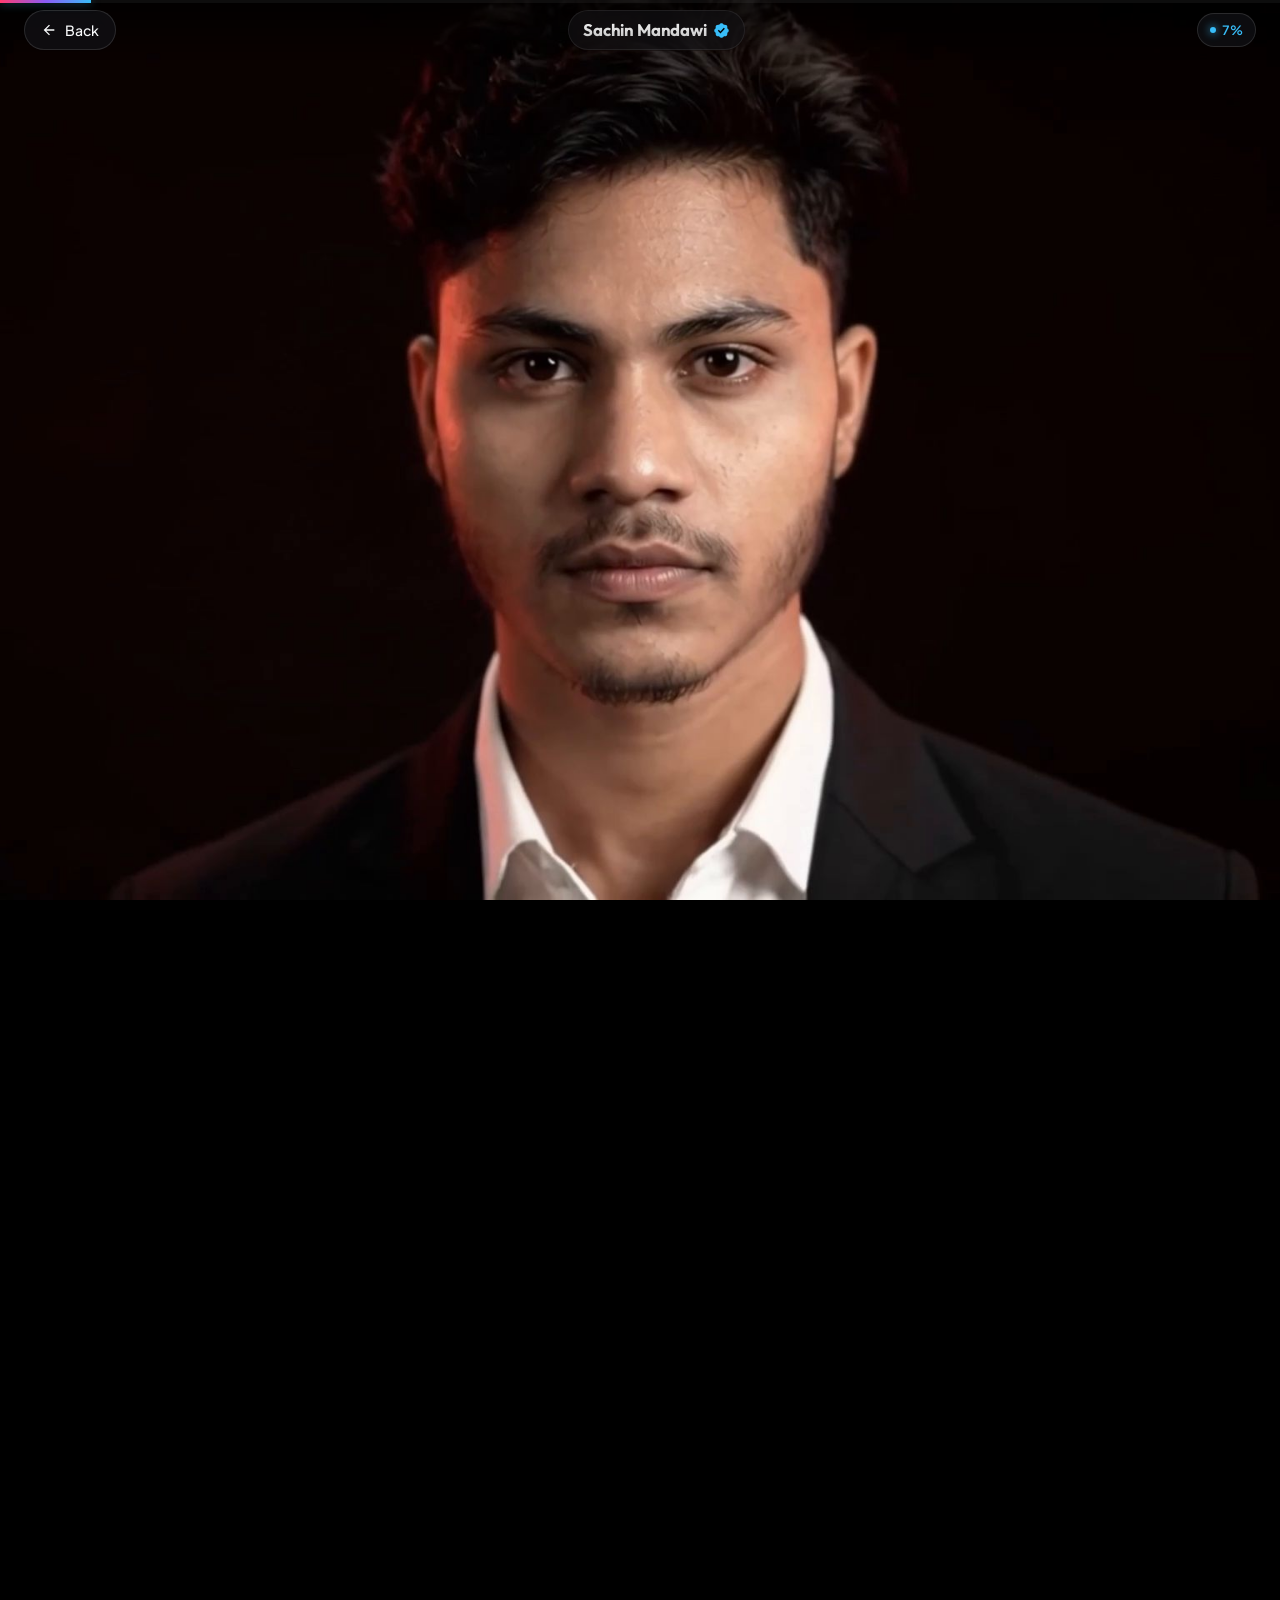
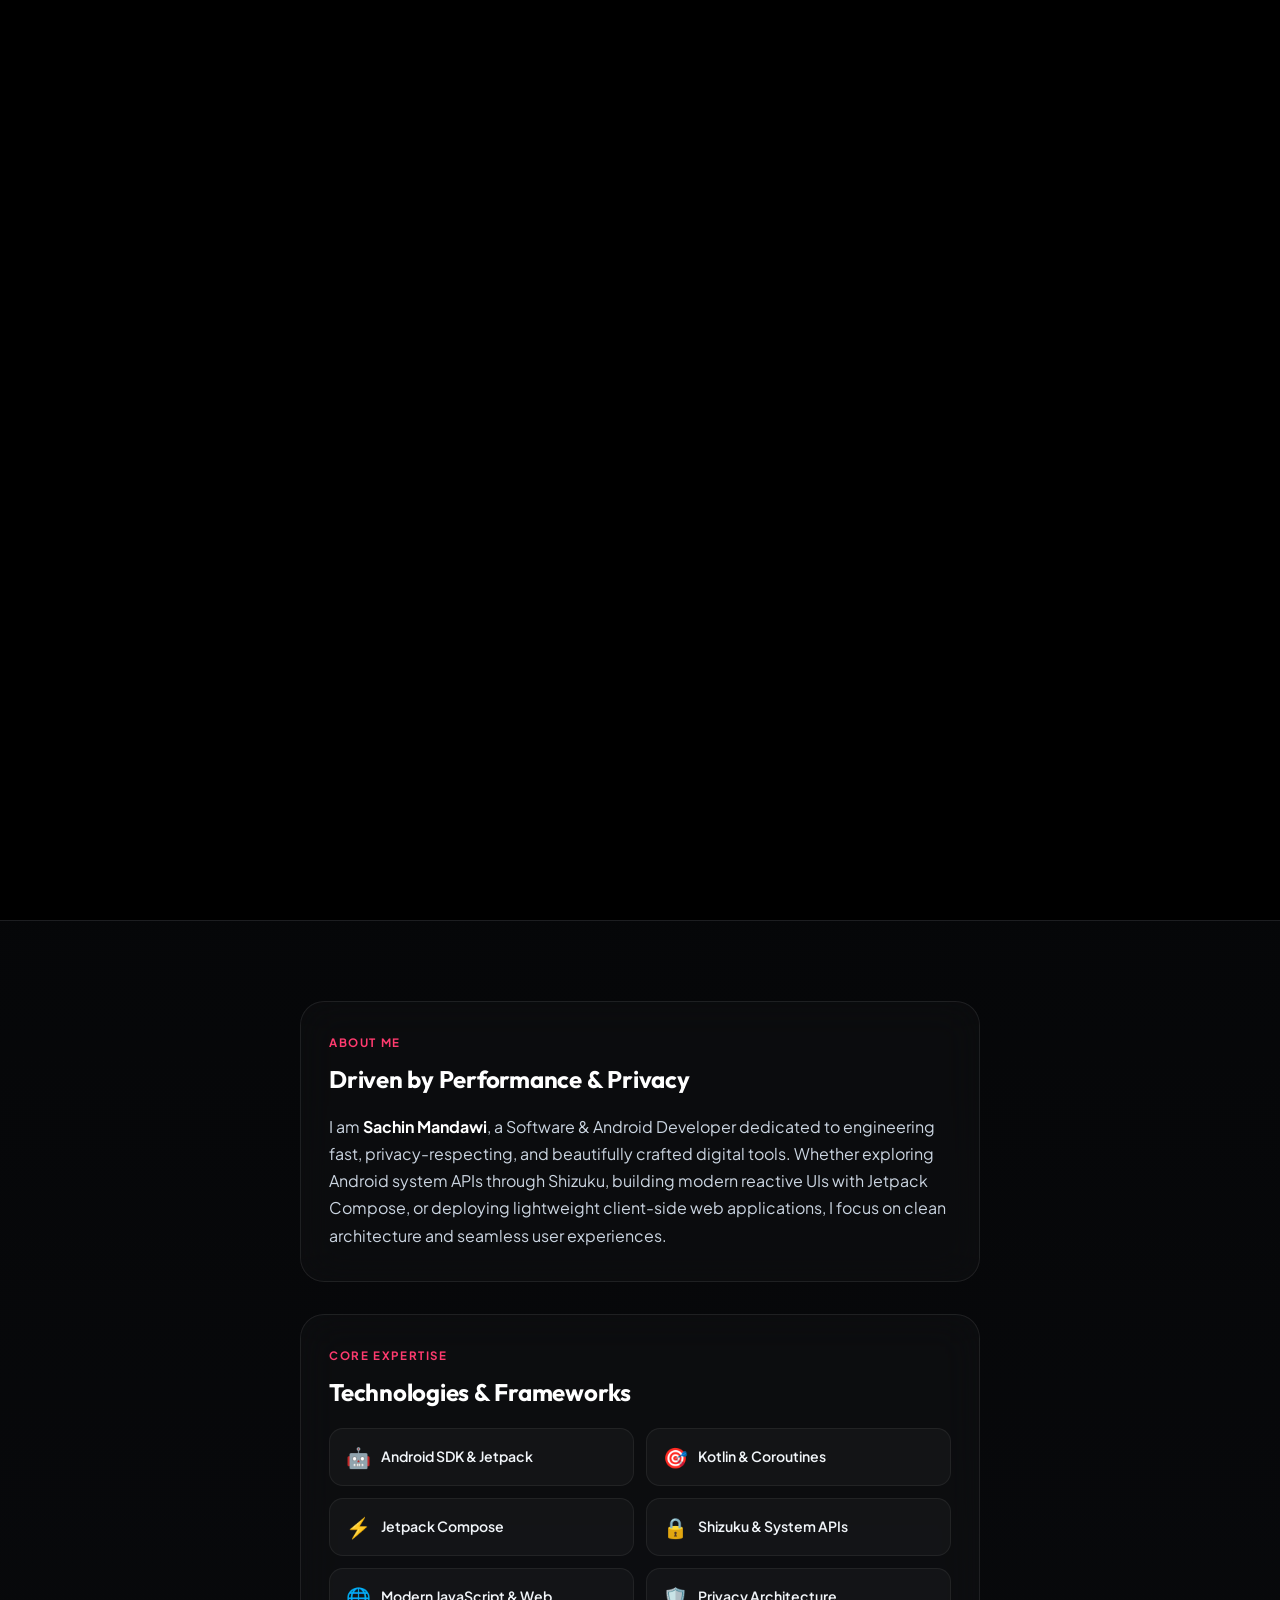
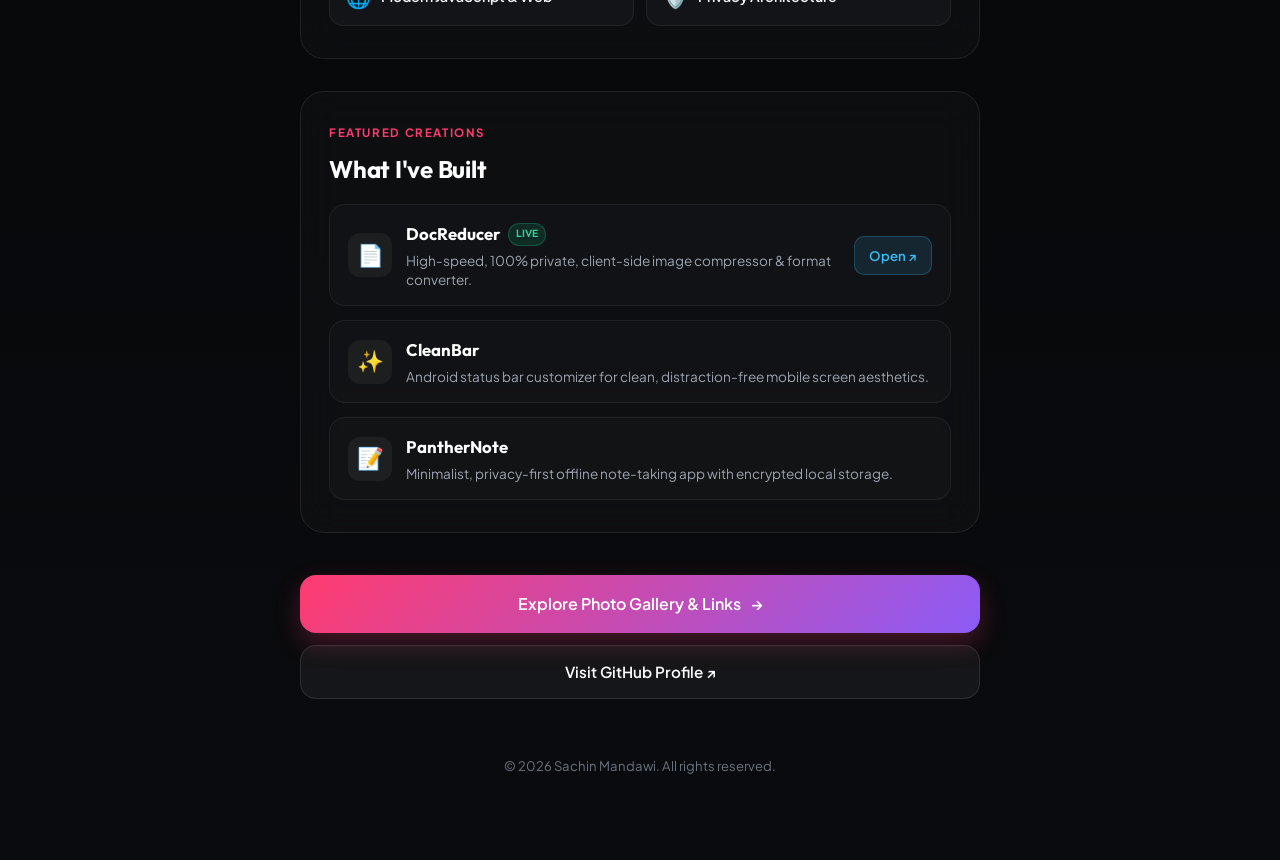
<file: story.html>
<!DOCTYPE html>
<html lang="en">
<head>
  <meta charset="UTF-8">
  <meta name="viewport" content="width=device-width, initial-scale=1.0">
  <meta name="theme-color" content="#08090a">
  
  <title>The Story | Sachin Mandawi</title>
  <meta name="description" content="Cinematic interactive scroll-driven story of Sachin Mandawi — Software & Android Developer.">
  <meta name="author" content="Sachin Mandawi">
  <link rel="canonical" href="https://sachinmandawi.com/story.html">
  <link rel="icon" type="image/jpeg" href="images/sachin-mandawi.jpg">

  <meta name="keywords" content="Sachin Mandawi, Sachin Mandawi Story, Sachin Mandawi Developer, Android Developer, CleanBar, PantherNote, Orbit Hide, Cinematic Portfolio, Software Engineer">
  <meta name="robots" content="index, follow, max-image-preview:large, max-snippet:-1, max-video-preview:-1">

  <!-- Open Graph -->
  <meta property="og:site_name" content="Sachin Mandawi">
  <meta property="og:title" content="The Story | Sachin Mandawi">
  <meta property="og:description" content="Cinematic interactive scroll-driven story of Sachin Mandawi — Software & Android Developer.">
  <meta property="og:url" content="https://sachinmandawi.com/story.html">
  <meta property="og:image" content="https://sachinmandawi.com/images/sachin-mandawi.jpg">
  <meta property="og:type" content="profile">
  <meta name="twitter:card" content="summary_large_image">
  <meta name="twitter:title" content="The Story | Sachin Mandawi">
  <meta name="twitter:description" content="Cinematic interactive scroll-driven story of Sachin Mandawi — Software & Android Developer.">
  <meta name="twitter:image" content="https://sachinmandawi.com/images/sachin-mandawi.jpg">

  <!-- Google Structured Data (JSON-LD) -->
  <script type="application/ld+json">
  {
    "@context": "https://schema.org",
    "@graph": [
      {
        "@type": "WebPage",
        "@id": "https://sachinmandawi.com/story.html#webpage",
        "url": "https://sachinmandawi.com/story.html",
        "name": "The Story | Sachin Mandawi",
        "description": "Cinematic interactive scroll-driven visual story of Sachin Mandawi — Software & Android Developer.",
        "isPartOf": {
          "@type": "WebSite",
          "@id": "https://sachinmandawi.com/#website",
          "url": "https://sachinmandawi.com/",
          "name": "Sachin Mandawi"
        },
        "about": {
          "@type": "Person",
          "@id": "https://sachinmandawi.com/#person",
          "name": "Sachin Mandawi",
          "url": "https://sachinmandawi.com/",
          "jobTitle": "Software & Android Developer"
        },
        "primaryImageOfPage": {
          "@type": "ImageObject",
          "url": "https://sachinmandawi.com/frames/ezgif-frame-001.jpg",
          "caption": "Sachin Mandawi Interactive Visual Story"
        }
      }
    ]
  }
  </script>

  <link rel="stylesheet" href="story.css?v=2">
</head>

<body>

  <!-- Top Floating Header Bar (Transparent Overlay) -->
  <header class="story-header">
    <a href="index.html" class="btn-back" id="btnBackHome">
      <svg viewBox="0 0 24 24" aria-hidden="true">
        <path d="M20 11H7.83l5.59-5.59L12 4l-8 8 8 8 1.41-1.41L7.83 13H20v-2z"/>
      </svg>
      <span>Back</span>
    </a>

    <div class="story-brand">
      <span class="brand-name">Sachin Mandawi</span>
      <span class="verified-badge" title="Verified Profile">
        <svg viewBox="0 0 24 24" aria-hidden="true">
          <path class="verified-seal" d="M22.25 12c0-1.43-.88-2.67-2.19-3.34.46-1.39.2-2.9-.81-3.91s-2.52-1.27-3.91-.81c-.66-1.31-1.91-2.19-3.34-2.19s-2.67.88-3.33 2.19c-1.4-.46-2.91-.2-3.92.81s-1.26 2.52-.8 3.91c-1.31.67-2.2 1.91-2.2 3.34s.89 2.67 2.2 3.34c-.46 1.39-.21 2.9.8 3.91s2.52 1.26 3.91.81c.67 1.31 1.91 2.19 3.34 2.19s2.68-.88 3.34-2.19c1.39.45 2.9.2 3.91-.81s1.27-2.52.81-3.91c1.31-.67 2.19-1.91 2.19-3.34z"/>
          <path class="verified-check" d="M10.54 16.2L6.8 12.46l1.41-1.42 2.26 2.26 4.8-5.23 1.47 1.36-6.2 6.77z"/>
        </svg>
      </span>
    </div>

    <div class="header-right-actions">
      <div class="story-progress-pill">
        <span class="progress-dot"></span>
        <span id="scrubPercentText" class="progress-text">0%</span>
      </div>
    </div>
  </header>

  <!-- Top Scrub Progress Indicator Line -->
  <div class="top-progress-bar-wrap">
    <div id="scrubProgressBar" class="top-progress-bar"></div>
  </div>

  <!-- Main Scroll Scrubbing Container (Apple Style Sticky Viewport) -->
  <div id="scrubContainer" class="scrub-container">
    <div class="scrub-sticky-frame">
      
      <!-- Canvas Frame Box (Apple-Style 60fps Image Sequence) -->
      <div class="video-canvas-box">
        <canvas id="scrubCanvas" class="scrub-canvas"></canvas>
      </div>

      <!-- Scroll Hint Cue -->
      <div id="scrollHint" class="scroll-hint">
        <span class="scroll-mouse-icon">
          <span class="scroll-mouse-wheel"></span>
        </span>
        <span class="scroll-hint-label">Scroll down to scrub</span>
      </div>



    </div>
  </div>

  <!-- After-Scrub Story & Profile Bio Content -->
  <main class="story-bio-section">
    <div class="story-content-wrap">
      
      <!-- Introduction Card -->
      <section class="bio-card">
        <div class="bio-header">
          <span class="bio-eyebrow">ABOUT ME</span>
          <h2 class="bio-title">Driven by Performance &amp; Privacy</h2>
        </div>
        <p class="bio-text">
          I am <strong>Sachin Mandawi</strong>, a Software &amp; Android Developer dedicated to engineering fast, privacy-respecting, and beautifully crafted digital tools. Whether exploring Android system APIs through Shizuku, building modern reactive UIs with Jetpack Compose, or deploying lightweight client-side web applications, I focus on clean architecture and seamless user experiences.
        </p>
      </section>

      <!-- Tech Stack Badges -->
      <section class="skills-card">
        <span class="bio-eyebrow">CORE EXPERTISE</span>
        <h3 class="skills-title">Technologies &amp; Frameworks</h3>
        
        <div class="skills-grid">
          <div class="skill-pill">
            <span class="skill-icon">🤖</span>
            <span class="skill-name">Android SDK &amp; Jetpack</span>
          </div>
          <div class="skill-pill">
            <span class="skill-icon">🎯</span>
            <span class="skill-name">Kotlin &amp; Coroutines</span>
          </div>
          <div class="skill-pill">
            <span class="skill-icon">⚡</span>
            <span class="skill-name">Jetpack Compose</span>
          </div>
          <div class="skill-pill">
            <span class="skill-icon">🔒</span>
            <span class="skill-name">Shizuku &amp; System APIs</span>
          </div>
          <div class="skill-pill">
            <span class="skill-icon">🌐</span>
            <span class="skill-name">Modern JavaScript &amp; Web</span>
          </div>
          <div class="skill-pill">
            <span class="skill-icon">🛡️</span>
            <span class="skill-name">Privacy Architecture</span>
          </div>
        </div>
      </section>

      <!-- Featured Projects -->
      <section class="featured-card">
        <span class="bio-eyebrow">FEATURED CREATIONS</span>
        <h3 class="skills-title">What I've Built</h3>
        
        <div class="project-mini-list">
          <!-- DocReducer -->
          <div class="project-mini-item">
            <div class="project-mini-icon">📄</div>
            <div class="project-mini-info">
              <h4>DocReducer <span class="badge-mini">Live</span></h4>
              <p>High-speed, 100% private, client-side image compressor &amp; format converter.</p>
            </div>
            <a href="https://sachinmandawi.github.io/docreducer/" target="_blank" rel="noopener noreferrer" class="project-mini-link">Open ↗</a>
          </div>

          <!-- CleanBar -->
          <div class="project-mini-item">
            <div class="project-mini-icon">✨</div>
            <div class="project-mini-info">
              <h4>CleanBar</h4>
              <p>Android status bar customizer for clean, distraction-free mobile screen aesthetics.</p>
            </div>
          </div>

          <!-- PantherNote -->
          <div class="project-mini-item">
            <div class="project-mini-icon">📝</div>
            <div class="project-mini-info">
              <h4>PantherNote</h4>
              <p>Minimalist, privacy-first offline note-taking app with encrypted local storage.</p>
            </div>
          </div>
        </div>
      </section>

      <!-- Action Buttons -->
      <section class="story-actions">
        <a href="index.html" class="btn-action-primary">
          <span>Explore Photo Gallery &amp; Links</span>
          <span class="arrow-icon">→</span>
        </a>
        <a href="https://github.com/sachinmandawi" target="_blank" rel="noopener noreferrer" class="btn-action-secondary">
          <span>Visit GitHub Profile ↗</span>
        </a>
      </section>

      <!-- Footer -->
      <footer class="story-footer">
        <p>&copy; 2026 Sachin Mandawi. All rights reserved.</p>
      </footer>

    </div>
  </main>

  <script src="story.js?v=3"></script>
</body>
</html>
</file>
<file: story.css>
/* ==========================================================================
   The Story — Sachin Mandawi
   Cinematic Scroll Scrubbing & Interactive Portfolio
   ========================================================================== */

@import url('https://fonts.googleapis.com/css2?family=Outfit:wght@300;400;500;600;700;800&family=Plus+Jakarta+Sans:wght@300;400;500;600;700&display=swap');

:root {
  --bg-color: #000000;
  --bg-surface: #0a0b0e;
  --text-primary: #f9fafb;
  --text-secondary: #9ca3af;
  --text-muted: #6b7280;

  --accent-color: #ff3b6f;
  --accent-secondary: #8b5cf6;
  --accent-cyan: #06b6d4;
  --accent-gradient: linear-gradient(135deg, var(--accent-color), var(--accent-secondary));

  --font-display: 'Outfit', sans-serif;
  --font-body: 'Plus Jakarta Sans', sans-serif;
}

* {
  margin: 0;
  padding: 0;
  box-sizing: border-box;
  -webkit-tap-highlight-color: transparent;
}

html {
  font-family: var(--font-body);
  background-color: #000000;
  color: var(--text-primary);
  scroll-behavior: auto; /* native natural scroll physics */
  overflow-x: clip;
}

body {
  min-height: 100vh;
  background-color: #000000;
  overflow-x: clip;
  position: relative;
  line-height: 1.6;
}

/* ==========================================================================
   Top Floating Header Bar (Transparent Overlay)
   ========================================================================== */
.story-header {
  position: fixed;
  top: 0;
  left: 0;
  right: 0;
  height: 60px;
  display: flex;
  align-items: center;
  justify-content: space-between;
  padding: 0 24px;
  z-index: 100;
  background: linear-gradient(180deg, rgba(0, 0, 0, 0.75) 0%, rgba(0, 0, 0, 0) 100%);
  border-bottom: none;
  pointer-events: none;
}

.story-header > * {
  pointer-events: auto;
}

.btn-back {
  display: inline-flex;
  align-items: center;
  gap: 8px;
  padding: 8px 16px;
  border-radius: 9999px;
  background: rgba(20, 20, 25, 0.6);
  backdrop-filter: blur(16px);
  -webkit-backdrop-filter: blur(16px);
  border: 1px solid rgba(255, 255, 255, 0.12);
  color: var(--text-primary);
  text-decoration: none;
  font-size: 0.88rem;
  font-weight: 500;
  transition: all 0.25s ease;
}

.btn-back svg {
  width: 16px;
  height: 16px;
  fill: currentColor;
  transition: transform 0.2s ease;
}

.btn-back:hover {
  background: rgba(40, 40, 50, 0.8);
  border-color: rgba(255, 255, 255, 0.3);
  transform: translateX(-2px);
}

.btn-back:hover svg {
  transform: translateX(-3px);
}

.story-brand {
  display: flex;
  align-items: center;
  gap: 6px;
  background: rgba(20, 20, 25, 0.5);
  backdrop-filter: blur(16px);
  -webkit-backdrop-filter: blur(16px);
  padding: 6px 14px;
  border-radius: 9999px;
  border: 1px solid rgba(255, 255, 255, 0.08);
}

.brand-name {
  font-family: var(--font-display);
  font-weight: 700;
  font-size: 1.05rem;
  letter-spacing: -0.01em;
  background: linear-gradient(180deg, #fff, #bbb);
  -webkit-background-clip: text;
  -webkit-text-fill-color: transparent;
}

.verified-badge {
  display: inline-flex;
  align-items: center;
  justify-content: center;
  width: 17px;
  height: 17px;
}

.verified-badge svg {
  width: 100%;
  height: 100%;
}

.verified-seal {
  fill: #38bdf8;
}

.verified-check {
  fill: #000;
}

.header-right-actions {
  display: flex;
  align-items: center;
  gap: 10px;
}

.btn-fit-toggle {
  display: inline-flex;
  align-items: center;
  gap: 6px;
  padding: 6px 12px;
  border-radius: 9999px;
  background: rgba(20, 20, 25, 0.6);
  backdrop-filter: blur(16px);
  -webkit-backdrop-filter: blur(16px);
  border: 1px solid rgba(255, 255, 255, 0.12);
  color: var(--text-primary);
  font-size: 0.8rem;
  font-weight: 600;
  cursor: pointer;
  transition: all 0.2s ease;
}

.btn-fit-toggle svg {
  width: 14px;
  height: 14px;
  fill: currentColor;
}

.btn-fit-toggle:hover {
  background: rgba(40, 40, 50, 0.8);
  border-color: rgba(255, 255, 255, 0.3);
}

.story-progress-pill {
  display: inline-flex;
  align-items: center;
  gap: 6px;
  padding: 6px 12px;
  border-radius: 9999px;
  background: rgba(20, 20, 25, 0.6);
  backdrop-filter: blur(16px);
  -webkit-backdrop-filter: blur(16px);
  border: 1px solid rgba(255, 255, 255, 0.12);
  font-size: 0.8rem;
  font-weight: 600;
  font-variant-numeric: tabular-nums;
  color: #38bdf8;
}

.progress-dot {
  width: 6px;
  height: 6px;
  border-radius: 50%;
  background: #38bdf8;
  box-shadow: 0 0 8px #38bdf8;
  animation: pulseDot 2s infinite ease-in-out;
}

@keyframes pulseDot {
  0%, 100% { opacity: 0.6; transform: scale(0.9); }
  50% { opacity: 1; transform: scale(1.2); }
}

/* Top Progress Line */
.top-progress-bar-wrap {
  position: fixed;
  top: 0;
  left: 0;
  right: 0;
  height: 3px;
  background: rgba(255, 255, 255, 0.05);
  z-index: 101;
}

.top-progress-bar {
  height: 100%;
  width: 0%;
  background: linear-gradient(90deg, #ff3b6f, #8b5cf6, #38bdf8);
  box-shadow: 0 0 10px rgba(56, 189, 248, 0.5);
  transition: width 0.05s linear;
}

/* ==========================================================================
   Scroll Scrubbing Sticky Container (100% Pure Fullscreen)
   ========================================================================== */
.scrub-container {
  position: relative;
  height: 280vh; /* gives ample space for high-precision scrub */
  width: 100%;
  background: #000000;
  margin: 0;
  padding: 0;
}

.scrub-sticky-frame {
  position: sticky;
  top: 0;
  left: 0;
  width: 100%;
  max-width: 100vw;
  height: 100vh;
  height: 100dvh;
  overflow: hidden;
  display: flex;
  align-items: center;
  justify-content: center;
  background: #000000;
  margin: 0;
  padding: 0;
}

/* Video Canvas Box */
.video-canvas-box {
  position: absolute;
  inset: 0;
  width: 100%;
  height: 100%;
  display: flex;
  align-items: center;
  justify-content: center;
  background: #000000;
  overflow: hidden;
}

.scrub-canvas {
  position: absolute;
  inset: 0;
  width: 100%;
  height: 100%;
  z-index: 1;
  background: #000000;
  display: block;
}

/* Scroll Hint Cue */
.scroll-hint {
  position: absolute;
  bottom: 32px;
  left: 50%;
  transform: translateX(-50%);
  display: flex;
  flex-direction: column;
  align-items: center;
  gap: 10px;
  z-index: 10;
  transition: opacity 0.4s ease, transform 0.4s ease;
  pointer-events: none;
}

.scroll-mouse-icon {
  width: 22px;
  height: 36px;
  border-radius: 12px;
  border: 2px solid rgba(255, 255, 255, 0.4);
  position: relative;
  display: flex;
  justify-content: center;
}

.scroll-mouse-wheel {
  width: 4px;
  height: 8px;
  border-radius: 2px;
  background: #fff;
  margin-top: 6px;
  animation: scrollWheelAnim 1.8s infinite ease-in-out;
}

@keyframes scrollWheelAnim {
  0% { transform: translateY(0); opacity: 1; }
  100% { transform: translateY(14px); opacity: 0; }
}

.scroll-hint-label {
  font-size: 0.78rem;
  letter-spacing: 0.08em;
  text-transform: uppercase;
  color: rgba(255, 255, 255, 0.7);
  font-weight: 500;
  text-shadow: 0 2px 8px rgba(0, 0, 0, 0.8);
}

/* ==========================================================================
   Phase Overlays (Typography Driven by Video)
   ========================================================================== */
.phases-overlay {
  position: absolute;
  bottom: 90px;
  left: 0;
  right: 0;
  display: flex;
  justify-content: center;
  z-index: 10;
  pointer-events: none;
  padding: 0 20px;
}

.phase-card {
  position: absolute;
  bottom: 0;
  max-width: 580px;
  width: 100%;
  text-align: center;
  opacity: 0;
  transform: translateY(20px) scale(0.96);
  transition: opacity 0.4s ease, transform 0.4s cubic-bezier(0.2, 0.8, 0.2, 1);
  padding: 20px 24px;
  border-radius: 20px;
  background: rgba(14, 16, 21, 0.65);
  backdrop-filter: blur(16px);
  -webkit-backdrop-filter: blur(16px);
  border: 1px solid rgba(255, 255, 255, 0.1);
  box-shadow: 0 20px 40px rgba(0, 0, 0, 0.6);
}

.phase-card.phase-active {
  opacity: 1;
  transform: translateY(0) scale(1);
}

.phase-tag {
  display: inline-block;
  font-size: 0.72rem;
  font-weight: 700;
  letter-spacing: 0.15em;
  text-transform: uppercase;
  color: #38bdf8;
  margin-bottom: 6px;
}

.phase-title {
  font-family: var(--font-display);
  font-size: 1.75rem;
  font-weight: 800;
  letter-spacing: -0.02em;
  color: #fff;
  margin-bottom: 6px;
  line-height: 1.2;
}

.phase-subtitle {
  font-size: 0.95rem;
  color: var(--text-secondary);
  line-height: 1.5;
}

/* ==========================================================================
   Story Bio & Developer Details Section (Revealed after scrub)
   ========================================================================== */
.story-bio-section {
  position: relative;
  z-index: 20;
  background: linear-gradient(180deg, rgba(6, 7, 9, 0.95) 0%, var(--bg-surface) 100%);
  padding: 80px 20px 60px;
  border-top: 1px solid rgba(255, 255, 255, 0.08);
}

.story-content-wrap {
  max-width: 680px;
  margin: 0 auto;
  display: flex;
  flex-direction: column;
  gap: 32px;
}

.bio-card,
.skills-card,
.featured-card {
  background: rgba(255, 255, 255, 0.025);
  border: 1px solid rgba(255, 255, 255, 0.08);
  border-radius: 24px;
  padding: 32px 28px;
  backdrop-filter: blur(20px);
  -webkit-backdrop-filter: blur(20px);
  transition: transform 0.3s ease, border-color 0.3s ease;
}

.bio-card:hover,
.skills-card:hover,
.featured-card:hover {
  border-color: rgba(255, 255, 255, 0.16);
  transform: translateY(-2px);
}

.bio-eyebrow {
  display: block;
  font-size: 0.72rem;
  font-weight: 700;
  letter-spacing: 0.14em;
  text-transform: uppercase;
  color: var(--accent-color);
  margin-bottom: 8px;
}

.bio-title,
.skills-title {
  font-family: var(--font-display);
  font-size: 1.5rem;
  font-weight: 700;
  letter-spacing: -0.01em;
  color: #fff;
  margin-bottom: 14px;
}

.bio-text {
  font-size: 1rem;
  line-height: 1.7;
  color: #cbd5e1;
}

.bio-text strong {
  color: #fff;
}

/* Skills Grid */
.skills-grid {
  display: grid;
  grid-template-columns: repeat(auto-fill, minmax(200px, 1fr));
  gap: 12px;
  margin-top: 16px;
}

.skill-pill {
  display: flex;
  align-items: center;
  gap: 10px;
  padding: 12px 16px;
  border-radius: 14px;
  background: rgba(255, 255, 255, 0.03);
  border: 1px solid rgba(255, 255, 255, 0.06);
  transition: all 0.25s ease;
}

.skill-pill:hover {
  background: rgba(255, 255, 255, 0.07);
  border-color: rgba(56, 189, 248, 0.3);
  transform: translateY(-2px);
}

.skill-icon {
  font-size: 1.25rem;
}

.skill-name {
  font-size: 0.88rem;
  font-weight: 600;
  color: #f1f5f9;
}

/* Featured Mini Projects */
.project-mini-list {
  display: flex;
  flex-direction: column;
  gap: 14px;
  margin-top: 16px;
}

.project-mini-item {
  display: flex;
  align-items: center;
  gap: 14px;
  padding: 16px 18px;
  border-radius: 16px;
  background: rgba(255, 255, 255, 0.02);
  border: 1px solid rgba(255, 255, 255, 0.06);
  transition: all 0.25s ease;
}

.project-mini-item:hover {
  background: rgba(255, 255, 255, 0.05);
  border-color: rgba(255, 255, 255, 0.15);
}

.project-mini-icon {
  width: 44px;
  height: 44px;
  border-radius: 12px;
  background: rgba(255, 255, 255, 0.05);
  display: flex;
  align-items: center;
  justify-content: center;
  font-size: 1.35rem;
  flex-shrink: 0;
}

.project-mini-info {
  flex: 1;
}

.project-mini-info h4 {
  font-family: var(--font-display);
  font-size: 1.05rem;
  font-weight: 700;
  color: #fff;
  display: flex;
  align-items: center;
  gap: 8px;
  margin-bottom: 3px;
}

.badge-mini {
  font-size: 0.65rem;
  padding: 2px 7px;
  border-radius: 9999px;
  background: rgba(16, 185, 129, 0.15);
  color: #34d399;
  border: 1px solid rgba(16, 185, 129, 0.3);
  font-weight: 600;
  text-transform: uppercase;
}

.project-mini-info p {
  font-size: 0.85rem;
  color: var(--text-secondary);
  line-height: 1.4;
}

.project-mini-link {
  display: inline-flex;
  align-items: center;
  padding: 8px 14px;
  border-radius: 10px;
  background: rgba(56, 189, 248, 0.12);
  border: 1px solid rgba(56, 189, 248, 0.25);
  color: #38bdf8;
  font-size: 0.82rem;
  font-weight: 600;
  text-decoration: none;
  white-space: nowrap;
  transition: all 0.2s ease;
}

.project-mini-link:hover {
  background: #38bdf8;
  color: #000;
}

/* Action Buttons */
.story-actions {
  display: flex;
  flex-direction: column;
  gap: 12px;
  margin-top: 10px;
}

.btn-action-primary {
  display: flex;
  align-items: center;
  justify-content: center;
  gap: 10px;
  padding: 16px 24px;
  border-radius: 16px;
  background: linear-gradient(135deg, #ff3b6f, #8b5cf6);
  color: #fff;
  text-decoration: none;
  font-weight: 600;
  font-size: 1rem;
  box-shadow: 0 10px 25px rgba(255, 59, 111, 0.25);
  transition: all 0.25s ease;
}

.btn-action-primary:hover {
  transform: translateY(-2px);
  box-shadow: 0 14px 30px rgba(255, 59, 111, 0.4);
}

.btn-action-secondary {
  display: flex;
  align-items: center;
  justify-content: center;
  padding: 14px 24px;
  border-radius: 16px;
  background: rgba(255, 255, 255, 0.05);
  border: 1px solid rgba(255, 255, 255, 0.1);
  color: var(--text-primary);
  text-decoration: none;
  font-weight: 600;
  font-size: 0.95rem;
  transition: all 0.25s ease;
}

.btn-action-secondary:hover {
  background: rgba(255, 255, 255, 0.1);
  border-color: rgba(255, 255, 255, 0.2);
}

.story-footer {
  text-align: center;
  padding: 24px 0;
  color: var(--text-muted);
  font-size: 0.82rem;
}

/* ==========================================================================
   Responsive Adaptations
   ========================================================================== */
@media (max-width: 640px) {
  .scrub-container {
    height: 250vh; /* Smooth, natural thumb scroll distance on touchscreens */
  }

  .story-header {
    padding: 0 14px;
    height: 54px;
    padding-top: env(safe-area-inset-top, 0px);
  }

  .btn-back span {
    display: none;
  }

  .btn-back {
    padding: 8px 12px;
  }

  .story-brand {
    padding: 5px 12px;
    gap: 5px;
  }

  .brand-name {
    font-size: 0.94rem;
  }

  .scroll-mouse-icon {
    display: none;
  }

  .scroll-hint {
    bottom: calc(14px + env(safe-area-inset-bottom, 0px));
  }

  .scroll-hint-label {
    font-size: 0.72rem;
    letter-spacing: 0.08em;
    padding: 5px 14px;
    background: rgba(18, 20, 26, 0.75);
    border-radius: 9999px;
    border: 1px solid rgba(255, 255, 255, 0.1);
    backdrop-filter: blur(12px);
    -webkit-backdrop-filter: blur(12px);
  }

  .scroll-hint {
    bottom: calc(20px + env(safe-area-inset-bottom, 0px));
  }

  .bio-card,
  .skills-card,
  .featured-card {
    padding: 24px 18px;
    border-radius: 20px;
  }

  .skills-grid {
    grid-template-columns: 1fr;
  }
}
</file>
